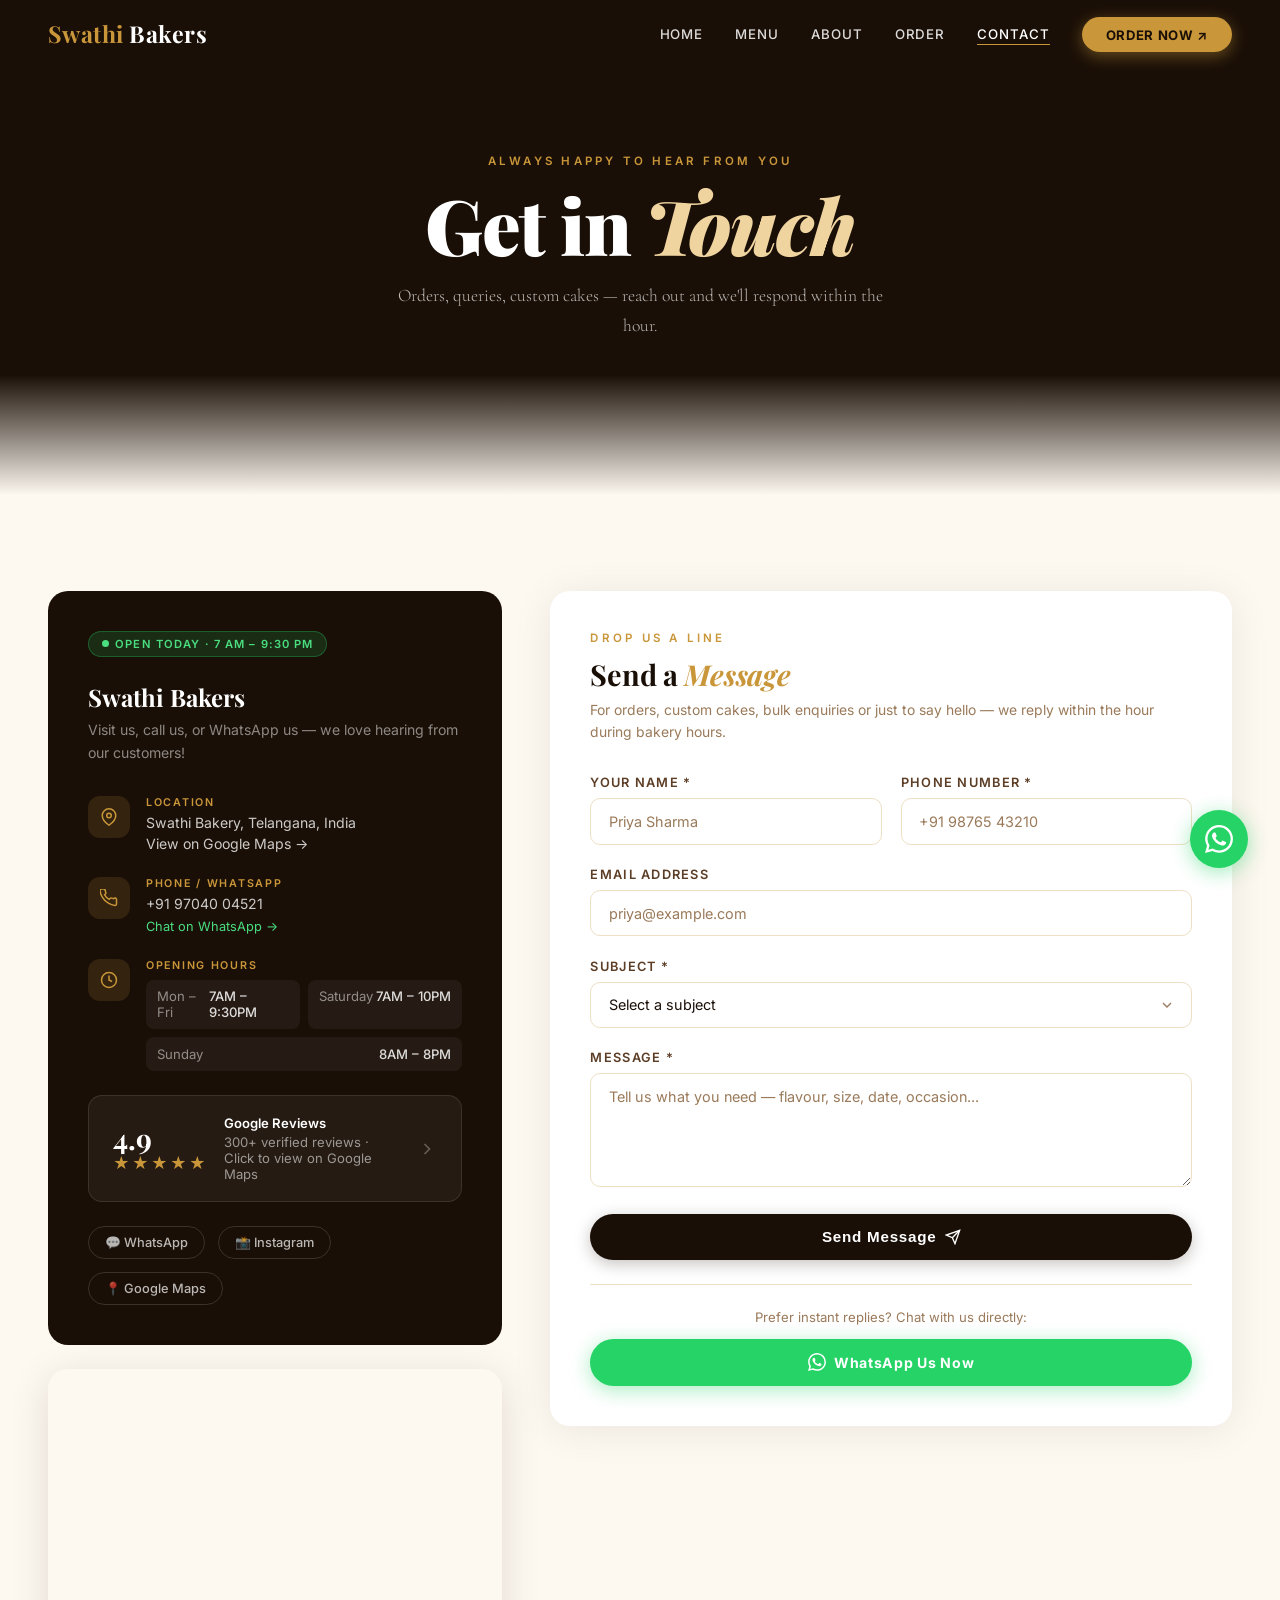
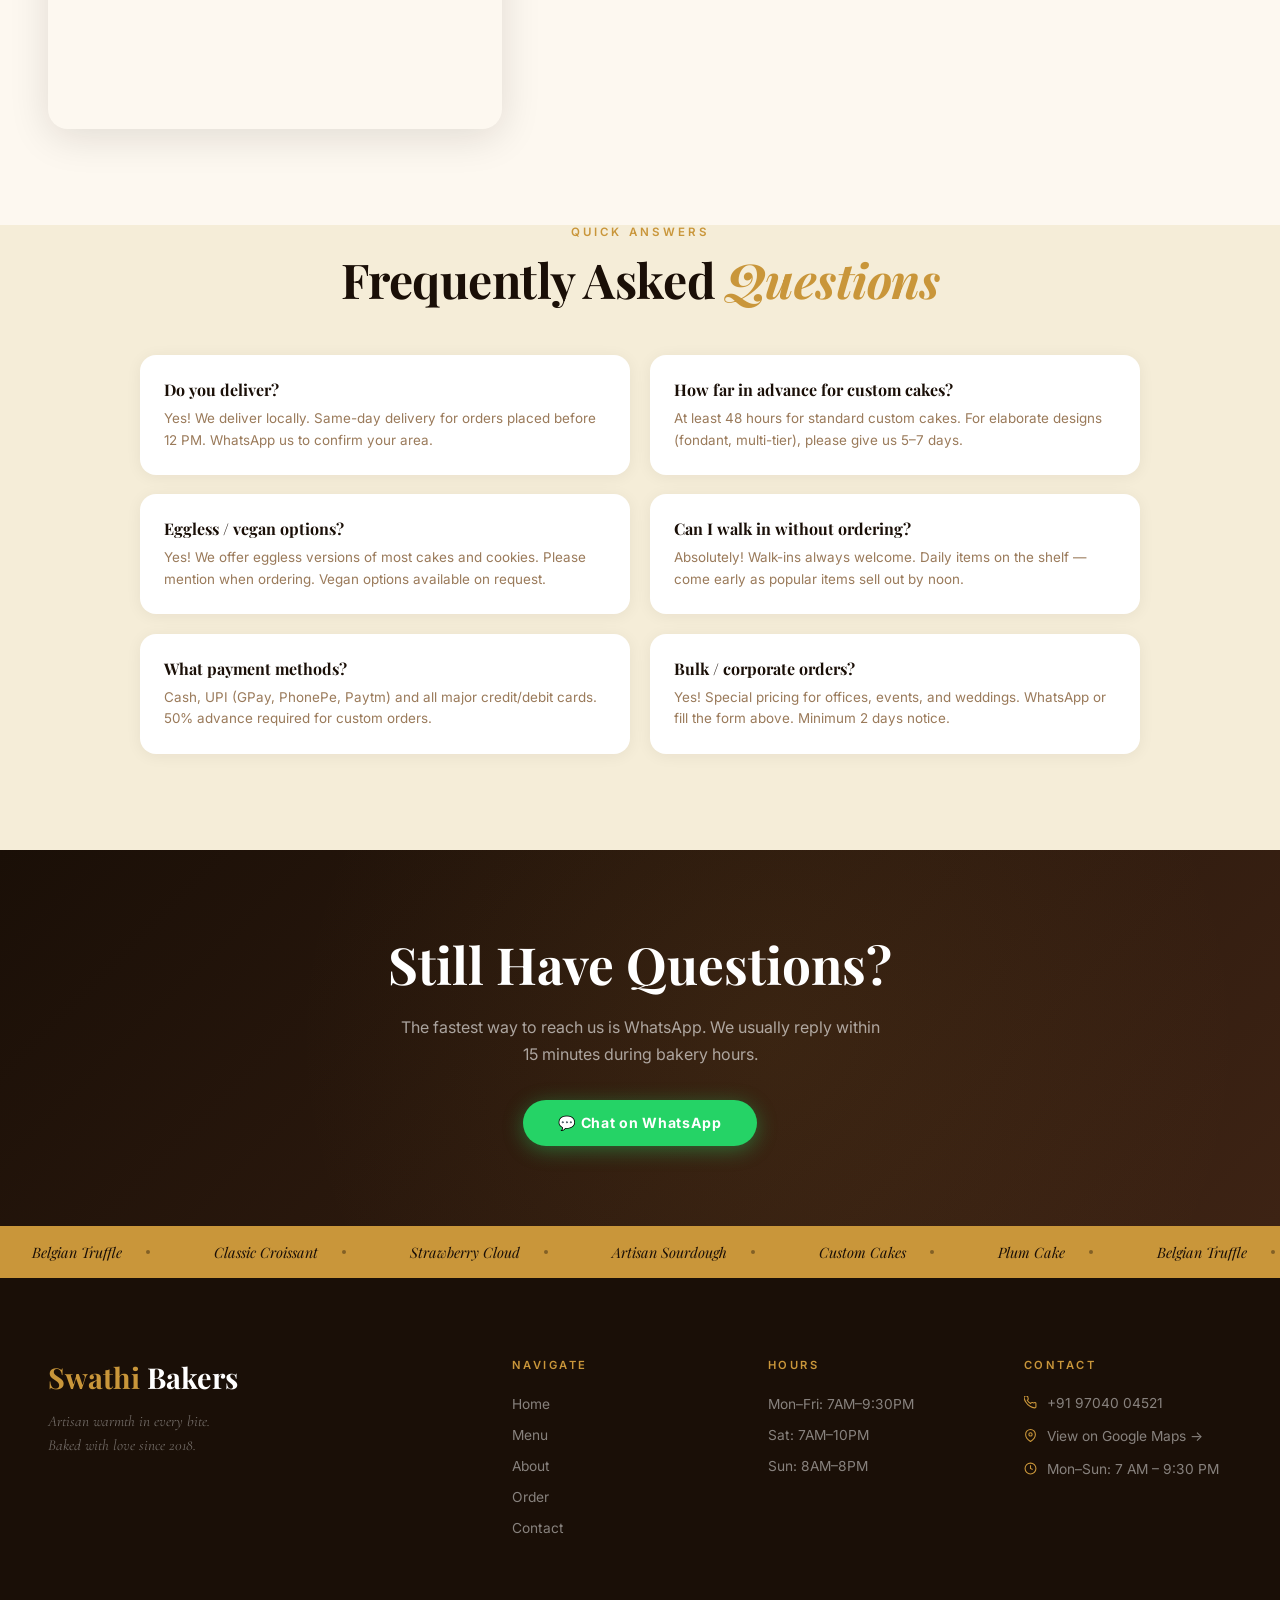
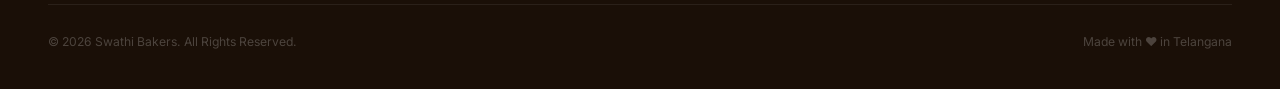
<file: contact.html>
<!DOCTYPE html>
<html lang="en">
<head>
<meta charset="UTF-8"/><meta name="viewport" content="width=device-width,initial-scale=1.0"/>
<title>Contact — Swathi Bakers</title>
<link rel="preconnect" href="https://fonts.googleapis.com"/>
<link rel="preconnect" href="https://fonts.gstatic.com" crossorigin/>
<link href="https://fonts.googleapis.com/css2?family=Playfair+Display:ital,wght@0,400;0,600;0,700;0,900;1,400;1,700&family=Inter:wght@300;400;500;600;700&family=Cormorant+Garamond:ital,wght@0,300;0,400;1,300;1,400&display=swap" rel="stylesheet"/>
<link rel="stylesheet" href="css/style.css"/>
<style>
@keyframes pulse{0%,100%{opacity:1}50%{opacity:.4}}
.open-dot{animation:pulse 2s infinite}
</style>
</head>
<body>

<nav id="navbar">
  <a class="nav-logo" href="index.html"><span>Swathi</span> Bakers</a>
  <ul class="nav-links" id="navLinks">
    <li><a href="index.html">Home</a></li>
    <li><a href="menu.html">Menu</a></li>
    <li><a href="about.html">About</a></li>
    <li><a href="order.html">Order</a></li>
    <li><a href="contact.html" class="active">Contact</a></li>
    <li><a class="nav-cta" href="https://web.whatsapp.com/send?phone=919704004521&text=Hello!" target="_blank">Order Now ↗</a></li>
  </ul>
  <button class="hamburger" id="hamburger" aria-label="Menu"><span></span><span></span><span></span></button>
</nav>

<div class="page-hero">
  <div class="page-hero-bg" style="background-image:url('https://images.unsplash.com/photo-1464305795204-6f5bbfc7fb81?w=1600&q=80')"></div>
  <div class="page-hero-overlay"></div>
  <div class="page-hero-bottom"></div>
  <div class="page-hero-content">
    <div class="page-hero-eyebrow hero-anim-1">Always Happy to Hear From You</div>
    <h1 class="page-hero-title hero-anim-2">Get in <em>Touch</em></h1>
    <p class="page-hero-sub hero-anim-3">Orders, queries, custom cakes — reach out and we'll respond within the hour.</p>
  </div>
</div>

<section class="section" style="background:var(--warm-white)">
  <div class="container contact-grid">

    <!-- LEFT: INFO + MAP -->
    <div>
      <div class="info-card reveal">
        <div class="open-badge" style="display:inline-flex;align-items:center;gap:.4rem;background:rgba(37,211,102,.15);border:1px solid rgba(37,211,102,.3);color:#4ade80;font-size:.7rem;font-weight:600;letter-spacing:.1em;text-transform:uppercase;padding:.3rem .8rem;border-radius:100px;margin-bottom:1.5rem">
          <div class="open-dot" style="width:7px;height:7px;border-radius:50%;background:#4ade80;flex-shrink:0"></div>
          Open Today · 7 AM – 9:30 PM
        </div>
        <h3>Swathi Bakers</h3>
        <p>Visit us, call us, or WhatsApp us — we love hearing from our customers!</p>

        <div class="detail-row">
          <div class="detail-icon">
            <svg width="18" height="18" viewBox="0 0 24 24" fill="none" stroke="#C9963A" stroke-width="2"><path d="M21 10c0 7-9 13-9 13s-9-6-9-13a9 9 0 0118 0z"/><circle cx="12" cy="10" r="3"/></svg>
          </div>
          <div>
            <div class="detail-label">Location</div>
            <a class="detail-val" href="https://www.google.com/maps/place/Swathi+Bakery/@17.1475427,78.2888934,17z/data=!3m1!4b1!4m6!3m5!1s0x3bcbc7f9ea4018f3:0x244b19e37c853988!8m2!3d17.1475427!4d78.2888934!16s%2Fg%2F11g6rkmlkd" target="_blank">Swathi Bakery, Telangana, India<br/>View on Google Maps →</a>
          </div>
        </div>

        <div class="detail-row">
          <div class="detail-icon">
            <svg width="18" height="18" viewBox="0 0 24 24" fill="none" stroke="#C9963A" stroke-width="2"><path d="M22 16.92v3a2 2 0 01-2.18 2 19.79 19.79 0 01-8.63-3.07A19.5 19.5 0 013.07 10.8 19.79 19.79 0 01.01 2.18 2 2 0 012 0h3a2 2 0 012 1.72c.127.96.361 1.903.7 2.81a2 2 0 01-.45 2.11L6.09 7.91a16 16 0 006 6l1.27-1.27a2 2 0 012.11-.45 12.84 12.84 0 002.81.7A2 2 0 0122 14v2.92z"/></svg>
          </div>
          <div>
            <div class="detail-label">Phone / WhatsApp</div>
            <a class="detail-val" href="tel:+919704004521">+91 97040 04521</a>
            <a class="detail-val" href="https://web.whatsapp.com/send?phone=919704004521" target="_blank" style="color:#4ade80;font-size:.8rem;margin-top:3px">Chat on WhatsApp →</a>
          </div>
        </div>

        <div class="detail-row">
          <div class="detail-icon">
            <svg width="18" height="18" viewBox="0 0 24 24" fill="none" stroke="#C9963A" stroke-width="2"><circle cx="12" cy="12" r="10"/><polyline points="12 6 12 12 16 14"/></svg>
          </div>
          <div>
            <div class="detail-label">Opening Hours</div>
            <div class="hours-grid" style="margin-top:.5rem">
              <div class="hours-row"><span class="hours-day">Mon – Fri</span><span class="hours-time">7AM – 9:30PM</span></div>
              <div class="hours-row"><span class="hours-day">Saturday</span><span class="hours-time">7AM – 10PM</span></div>
              <div class="hours-row" style="grid-column:span 2"><span class="hours-day">Sunday</span><span class="hours-time">8AM – 8PM</span></div>
            </div>
          </div>
        </div>

        <!-- Google Rating -->
        <a class="review-widget" href="https://www.google.com/maps/place/Swathi+Bakery/@17.1475427,78.2888934,17z/data=!3m1!4b1!4m6!3m5!1s0x3bcbc7f9ea4018f3:0x244b19e37c853988!8m2!3d17.1475427!4d78.2888934!16s%2Fg%2F11g6rkmlkd" target="_blank">
          <div><div class="review-rating">4.9</div><div class="review-stars">★★★★★</div></div>
          <div>
            <div style="font-size:.82rem;font-weight:600;color:#fff;margin-bottom:.2rem">Google Reviews</div>
            <div class="review-txt">300+ verified reviews · Click to view on Google Maps</div>
          </div>
          <svg style="margin-left:auto;flex-shrink:0" width="20" height="20" viewBox="0 0 24 24" fill="none" stroke="rgba(255,255,255,.3)" stroke-width="2"><polyline points="9 18 15 12 9 6"/></svg>
        </a>

        <div class="social-strip">
          <a href="https://web.whatsapp.com/send?phone=919704004521" target="_blank" class="social-pill">💬 WhatsApp</a>
          <a href="#" class="social-pill">📸 Instagram</a>
          <a href="https://www.google.com/maps/place/Swathi+Bakery/@17.1475427,78.2888934,17z/data=!3m1!4b1!4m6!3m5!1s0x3bcbc7f9ea4018f3:0x244b19e37c853988!8m2!3d17.1475427!4d78.2888934!16s%2Fg%2F11g6rkmlkd" target="_blank" class="social-pill">📍 Google Maps</a>
        </div>
      </div>

      <!-- CORRECT GOOGLE MAP EMBED — Swathi Bakery coordinates 17.1475427, 78.2888934 -->
      <div class="map-wrapper reveal" style="margin-top:1.5rem">
        <iframe
          src="https://www.google.com/maps/embed?pb=!1m18!1m12!1m3!1d3808.5!2d78.28889!3d17.14754!2m3!1f0!2f0!3f0!3m2!1i1024!2i768!4f13.1!3m3!1m2!1s0x3bcbc7f9ea4018f3%3A0x244b19e37c853988!2sSwathi%20Bakery!5e0!3m2!1sen!2sin!4v1720000000000!5m2!1sen!2sin"
          allowfullscreen="" loading="lazy" referrerpolicy="no-referrer-when-downgrade"
          title="Swathi Bakery Location">
        </iframe>
      </div>
    </div>

    <!-- RIGHT: CONTACT FORM -->
    <div class="form-card reveal-right">
      <div style="margin-bottom:2rem">
        <div class="section-eyebrow">Drop Us a Line</div>
        <h2 class="section-title" style="font-size:1.8rem">Send a <em>Message</em></h2>
        <p style="font-size:.87rem;color:var(--text-light);margin-top:.5rem;line-height:1.6">For orders, custom cakes, bulk enquiries or just to say hello — we reply within the hour during bakery hours.</p>
      </div>
      <form id="contactForm" onsubmit="handleSubmit(event)">
        <div class="form-row">
          <div class="form-group"><label>Your Name *</label><input type="text" class="form-input" placeholder="Priya Sharma" required/></div>
          <div class="form-group"><label>Phone Number *</label><input type="tel" class="form-input" placeholder="+91 98765 43210" required/></div>
        </div>
        <div class="form-group"><label>Email Address</label><input type="email" class="form-input" placeholder="priya@example.com"/></div>
        <div class="form-group">
          <label>Subject *</label>
          <select class="form-input" required>
            <option value="" disabled selected>Select a subject</option>
            <option>Custom Cake Enquiry</option>
            <option>Bulk / Corporate Order</option>
            <option>Delivery Question</option>
            <option>Feedback or Compliment</option>
            <option>Media / PR Enquiry</option>
            <option>Other</option>
          </select>
        </div>
        <div class="form-group"><label>Message *</label><textarea class="form-input" rows="5" placeholder="Tell us what you need — flavour, size, date, occasion..." required></textarea></div>
        <button type="submit" class="btn btn-dark" style="width:100%;justify-content:center;font-size:.95rem">
          Send Message
          <svg width="16" height="16" viewBox="0 0 24 24" fill="none" stroke="currentColor" stroke-width="2"><line x1="22" y1="2" x2="11" y2="13"/><polygon points="22 2 15 22 11 13 2 9 22 2"/></svg>
        </button>
      </form>
      <div id="formSuccess" style="display:none;background:rgba(37,211,102,.1);border:1px solid rgba(37,211,102,.3);border-radius:12px;padding:1.2rem;color:#166534;font-size:.9rem;margin-top:1rem;text-align:center">
        ✅ Thank you! Your message has been sent. We'll reply within the hour.
      </div>
      <div style="text-align:center;margin-top:1.5rem;padding-top:1.5rem;border-top:1px solid var(--cream-deep)">
        <p style="font-size:.82rem;color:var(--text-light);margin-bottom:.9rem">Prefer instant replies? Chat with us directly:</p>
        <a href="https://web.whatsapp.com/send?phone=919704004521&text=Hello%20Swathi%20Bakers!" target="_blank" class="btn btn-whatsapp" style="width:100%;justify-content:center">
          <svg width="18" height="18" viewBox="0 0 24 24" fill="currentColor"><path d="M17.472 14.382c-.297-.149-1.758-.867-2.03-.967-.273-.099-.471-.148-.67.15-.197.297-.767.966-.94 1.164-.173.199-.347.223-.644.075-.297-.15-1.255-.463-2.39-1.475-.883-.788-1.48-1.761-1.653-2.059-.173-.297-.018-.458.13-.606.134-.133.298-.347.446-.52.149-.174.198-.298.298-.497.099-.198.05-.371-.025-.52-.075-.149-.669-1.612-.916-2.207-.242-.579-.487-.5-.669-.51-.173-.008-.371-.01-.57-.01-.198 0-.52.074-.792.372-.272.297-1.04 1.016-1.04 2.479 0 1.462 1.065 2.875 1.213 3.074.149.198 2.096 3.2 5.077 4.487.709.306 1.262.489 1.694.625.712.227 1.36.195 1.871.118.571-.085 1.758-.719 2.006-1.413.248-.694.248-1.289.173-1.413-.074-.124-.272-.198-.57-.347m-5.421 7.403h-.004a9.87 9.87 0 01-5.031-1.378l-.361-.214-3.741.982.998-3.648-.235-.374a9.86 9.86 0 01-1.51-5.26c.001-5.45 4.436-9.884 9.888-9.884 2.64 0 5.122 1.03 6.988 2.898a9.825 9.825 0 012.893 6.994c-.003 5.45-4.437 9.884-9.885 9.884m8.413-18.297A11.815 11.815 0 0012.05 0C5.495 0 .16 5.335.157 11.892c0 2.096.547 4.142 1.588 5.945L.057 24l6.305-1.654a11.882 11.882 0 005.683 1.448h.005c6.554 0 11.89-5.335 11.893-11.893a11.821 11.821 0 00-3.48-8.413Z"/></svg>
          WhatsApp Us Now
        </a>
      </div>
    </div>
  </div>
</section>

<!-- FAQ -->
<section class="section" style="background:var(--cream);padding-top:0">
  <div class="container">
    <div style="text-align:center;margin-bottom:3rem" class="reveal">
      <div class="section-eyebrow">Quick Answers</div>
      <h2 class="section-title">Frequently Asked <em>Questions</em></h2>
    </div>
    <div class="faq-grid">
      <div class="faq-item reveal d1"><h4>Do you deliver?</h4><p>Yes! We deliver locally. Same-day delivery for orders placed before 12 PM. WhatsApp us to confirm your area.</p></div>
      <div class="faq-item reveal d2"><h4>How far in advance for custom cakes?</h4><p>At least 48 hours for standard custom cakes. For elaborate designs (fondant, multi-tier), please give us 5–7 days.</p></div>
      <div class="faq-item reveal d3"><h4>Eggless / vegan options?</h4><p>Yes! We offer eggless versions of most cakes and cookies. Please mention when ordering. Vegan options available on request.</p></div>
      <div class="faq-item reveal d4"><h4>Can I walk in without ordering?</h4><p>Absolutely! Walk-ins always welcome. Daily items on the shelf — come early as popular items sell out by noon.</p></div>
      <div class="faq-item reveal d1"><h4>What payment methods?</h4><p>Cash, UPI (GPay, PhonePe, Paytm) and all major credit/debit cards. 50% advance required for custom orders.</p></div>
      <div class="faq-item reveal d2"><h4>Bulk / corporate orders?</h4><p>Yes! Special pricing for offices, events, and weddings. WhatsApp or fill the form above. Minimum 2 days notice.</p></div>
    </div>
  </div>
</section>

<div class="cta-band">
  <div style="position:relative;z-index:1;text-align:center" class="reveal">
    <h2>Still Have Questions?</h2>
    <p>The fastest way to reach us is WhatsApp. We usually reply within 15 minutes during bakery hours.</p>
    <a href="https://web.whatsapp.com/send?phone=919704004521&text=Hello%20Swathi%20Bakers!" target="_blank" class="btn btn-whatsapp">💬 Chat on WhatsApp</a>
  </div>
</div>

<div class="marquee-strip"><div class="marquee-track">
  <div class="marquee-item">Belgian Truffle<div class="marquee-dot"></div></div><div class="marquee-item">Classic Croissant<div class="marquee-dot"></div></div><div class="marquee-item">Strawberry Cloud<div class="marquee-dot"></div></div><div class="marquee-item">Artisan Sourdough<div class="marquee-dot"></div></div><div class="marquee-item">Custom Cakes<div class="marquee-dot"></div></div><div class="marquee-item">Plum Cake<div class="marquee-dot"></div></div><div class="marquee-item">Belgian Truffle<div class="marquee-dot"></div></div><div class="marquee-item">Classic Croissant<div class="marquee-dot"></div></div><div class="marquee-item">Strawberry Cloud<div class="marquee-dot"></div></div><div class="marquee-item">Artisan Sourdough<div class="marquee-dot"></div></div><div class="marquee-item">Custom Cakes<div class="marquee-dot"></div></div><div class="marquee-item">Plum Cake<div class="marquee-dot"></div></div>
</div></div>

<footer>
  <div class="footer-grid">
    <div class="reveal">
      <span class="footer-logo"><span>Swathi</span> Bakers</span>
      <p class="footer-tagline">Artisan warmth in every bite.<br/>Baked with love since 2018.</p>
    </div>
    <div class="footer-col reveal d1"><h4>Navigate</h4><ul><li><a href="index.html">Home</a></li><li><a href="menu.html">Menu</a></li><li><a href="about.html">About</a></li><li><a href="order.html">Order</a></li><li><a href="contact.html">Contact</a></li></ul></div>
    <div class="footer-col reveal d2"><h4>Hours</h4><ul><li><a href="#">Mon–Fri: 7AM–9:30PM</a></li><li><a href="#">Sat: 7AM–10PM</a></li><li><a href="#">Sun: 8AM–8PM</a></li></ul></div>
    <div class="footer-col reveal d3"><h4>Contact</h4>
      <div class="footer-contact-row"><svg width="13" height="13" viewBox="0 0 24 24" fill="none" stroke="#C9963A" stroke-width="2" style="flex-shrink:0;margin-top:3px"><path d="M22 16.92v3a2 2 0 01-2.18 2 19.79 19.79 0 01-8.63-3.07A19.5 19.5 0 013.07 10.8 19.79 19.79 0 01.01 2.18 2 2 0 012 0h3a2 2 0 012 1.72c.127.96.361 1.903.7 2.81a2 2 0 01-.45 2.11L6.09 7.91a16 16 0 006 6l1.27-1.27a2 2 0 012.11-.45 12.84 12.84 0 002.81.7A2 2 0 0122 14v2.92z"/></svg><a href="tel:+919704004521">+91 97040 04521</a></div>
      <div class="footer-contact-row"><svg width="13" height="13" viewBox="0 0 24 24" fill="none" stroke="#C9963A" stroke-width="2" style="flex-shrink:0;margin-top:3px"><path d="M21 10c0 7-9 13-9 13s-9-6-9-13a9 9 0 0118 0z"/><circle cx="12" cy="10" r="3"/></svg><a href="https://www.google.com/maps/place/Swathi+Bakery/@17.1475427,78.2888934,17z/data=!3m1!4b1!4m6!3m5!1s0x3bcbc7f9ea4018f3:0x244b19e37c853988!8m2!3d17.1475427!4d78.2888934!16s%2Fg%2F11g6rkmlkd" target="_blank">View on Google Maps →</a></div>
      <div class="footer-contact-row"><svg width="13" height="13" viewBox="0 0 24 24" fill="none" stroke="#C9963A" stroke-width="2" style="flex-shrink:0;margin-top:3px"><circle cx="12" cy="12" r="10"/><polyline points="12 6 12 12 16 14"/></svg><span>Mon–Sun: 7 AM – 9:30 PM</span></div>
    </div>
  </div>
  <hr class="footer-hr"/>
  <div class="footer-bottom"><span>© 2026 Swathi Bakers. All Rights Reserved.</span><span>Made with ♥ in Telangana</span></div>
</footer>

<a class="wa-float" href="https://web.whatsapp.com/send?phone=919704004521&text=Hello!" target="_blank" title="Order on WhatsApp">
  <svg viewBox="0 0 24 24" fill="white"><path d="M17.472 14.382c-.297-.149-1.758-.867-2.03-.967-.273-.099-.471-.148-.67.15-.197.297-.767.966-.94 1.164-.173.199-.347.223-.644.075-.297-.15-1.255-.463-2.39-1.475-.883-.788-1.48-1.761-1.653-2.059-.173-.297-.018-.458.13-.606.134-.133.298-.347.446-.52.149-.174.198-.298.298-.497.099-.198.05-.371-.025-.52-.075-.149-.669-1.612-.916-2.207-.242-.579-.487-.5-.669-.51-.173-.008-.371-.01-.57-.01-.198 0-.52.074-.792.372-.272.297-1.04 1.016-1.04 2.479 0 1.462 1.065 2.875 1.213 3.074.149.198 2.096 3.2 5.077 4.487.709.306 1.262.489 1.694.625.712.227 1.36.195 1.871.118.571-.085 1.758-.719 2.006-1.413.248-.694.248-1.289.173-1.413-.074-.124-.272-.198-.57-.347m-5.421 7.403h-.004a9.87 9.87 0 01-5.031-1.378l-.361-.214-3.741.982.998-3.648-.235-.374a9.86 9.86 0 01-1.51-5.26c.001-5.45 4.436-9.884 9.888-9.884 2.64 0 5.122 1.03 6.988 2.898a9.825 9.825 0 012.893 6.994c-.003 5.45-4.437 9.884-9.885 9.884m8.413-18.297A11.815 11.815 0 0012.05 0C5.495 0 .16 5.335.157 11.892c0 2.096.547 4.142 1.588 5.945L.057 24l6.305-1.654a11.882 11.882 0 005.683 1.448h.005c6.554 0 11.89-5.335 11.893-11.893a11.821 11.821 0 00-3.48-8.413Z"/></svg>
</a>

<script src="js/nav.js"></script>
<script>
function handleSubmit(e) {
  e.preventDefault();
  document.getElementById('formSuccess').style.display = 'block';
  e.target.reset();
  setTimeout(() => { document.getElementById('formSuccess').style.display = 'none'; }, 6000);
}
</script>
</body>
</html>
</file>
<file: css/style.css>
/* ─── RESET ─── */
*, *::before, *::after { box-sizing: border-box; margin: 0; padding: 0; }

:root {
  --espresso: #1A0F07;
  --espresso-mid: #2C1A0E;
  --espresso-light: #3D2314;
  --gold: #C9963A;
  --gold-light: #E8B85A;
  --gold-pale: #F0D4A0;
  --cream: #F5EDD8;
  --cream-deep: #EDE0C4;
  --blush: #E8C4A0;
  --warm-white: #FDF8F0;
  --text-dark: #1A0F07;
  --text-mid: #5C3D25;
  --text-light: #9A7A5A;
  --r: 20px;
}

html { scroll-behavior: smooth; font-size: 16px; }
body { font-family: 'Inter', sans-serif; background: var(--warm-white); color: var(--text-dark); overflow-x: hidden; }

/* ─── NAV ─── */
nav {
  position: fixed; top: 0; left: 0; right: 0; z-index: 200;
  display: flex; align-items: center; justify-content: space-between;
  padding: 1.1rem 3rem;
  transition: background 0.4s, backdrop-filter 0.4s, box-shadow 0.4s, padding 0.3s;
}
nav.scrolled {
  background: rgba(26,15,7,0.96);
  backdrop-filter: blur(20px);
  box-shadow: 0 2px 40px rgba(0,0,0,0.4);
  padding: 0.8rem 3rem;
}
.nav-logo { font-family: 'Playfair Display', serif; font-size: 1.45rem; font-weight: 700; color: #fff; text-decoration: none; letter-spacing: 0.02em; }
.nav-logo span { color: var(--gold); }
.nav-links { display: flex; gap: 2rem; list-style: none; align-items: center; }
.nav-links a { color: rgba(255,255,255,0.85); text-decoration: none; font-size: 0.83rem; font-weight: 500; letter-spacing: 0.07em; text-transform: uppercase; transition: color 0.3s; position: relative; }
.nav-links a::after { content:''; position:absolute; bottom:-3px; left:0; right:0; height:1px; background:var(--gold); transform:scaleX(0); transition:transform 0.3s; transform-origin:left; }
.nav-links a:hover, .nav-links a.active { color: #fff; }
.nav-links a:hover::after, .nav-links a.active::after { transform: scaleX(1); }
.nav-cta {
  background: var(--gold) !important;
  color: var(--espresso) !important;
  padding: 0.6rem 1.5rem !important;
  border-radius: 100px !important;
  font-weight: 700 !important;
  font-size: 0.82rem !important;
  letter-spacing: 0.05em !important;
  box-shadow: 0 4px 16px rgba(201,150,58,0.45) !important;
  transition: background 0.3s, transform 0.2s, box-shadow 0.3s !important;
}
.nav-cta::after { display: none !important; }
.nav-cta:hover { background: var(--gold-light) !important; transform: translateY(-1px) !important; }
.hamburger { display: none; flex-direction: column; gap: 5px; cursor: pointer; background: none; border: none; padding: 4px; }
.hamburger span { display: block; width: 24px; height: 2px; background: #fff; border-radius: 2px; transition: all 0.3s; }

/* ─── PAGE HERO ─── */
.page-hero { position: relative; height: 55vh; min-height: 420px; display: flex; align-items: center; justify-content: center; text-align: center; overflow: hidden; background: var(--espresso); }
.page-hero-bg { position: absolute; inset: 0; background-size: cover; background-position: center; filter: brightness(0.28) saturate(0.7); }
.page-hero-overlay { position: absolute; inset: 0; background: radial-gradient(ellipse at center, transparent 30%, rgba(26,15,7,0.7) 100%); }
.page-hero-bottom { position: absolute; bottom: 0; left: 0; right: 0; height: 120px; background: linear-gradient(to bottom, transparent, var(--warm-white)); }
.page-hero-content { position: relative; z-index: 2; padding: 2rem; }
.page-hero-eyebrow { font-size: 0.72rem; font-weight: 600; letter-spacing: 0.28em; text-transform: uppercase; color: var(--gold); margin-bottom: 1rem; }
.page-hero-title { font-family: 'Playfair Display', serif; font-size: clamp(2.4rem, 6vw, 5rem); font-weight: 900; color: #fff; line-height: 1.05; letter-spacing: -0.02em; }
.page-hero-title em { font-style: italic; color: var(--gold-pale); }
.page-hero-sub { font-family: 'Cormorant Garamond', serif; font-size: 1.1rem; font-weight: 300; color: rgba(255,255,255,0.7); margin-top: 1rem; max-width: 500px; margin-left: auto; margin-right: auto; line-height: 1.7; }

/* ─── SECTIONS ─── */
.section { padding: 6rem 3rem; }
.container { max-width: 1200px; margin: 0 auto; }
.section-eyebrow { font-size: 0.72rem; font-weight: 600; letter-spacing: 0.28em; text-transform: uppercase; color: var(--gold); margin-bottom: 0.8rem; }
.section-title { font-family: 'Playfair Display', serif; font-size: clamp(2rem, 4vw, 3rem); font-weight: 700; color: var(--text-dark); line-height: 1.15; letter-spacing: -0.01em; }
.section-title em { font-style: italic; color: var(--gold); }
.section-title--white { color: #fff; }
.section-title--white em { color: var(--gold-pale); }

/* ─── BUTTONS — ALL HIGH CONTRAST ─── */
.btn {
  display: inline-flex; align-items: center; gap: 0.5rem;
  padding: 0.9rem 2.2rem; border-radius: 100px;
  font-weight: 700; font-size: 0.88rem; letter-spacing: 0.05em;
  text-decoration: none; transition: all 0.3s; cursor: pointer;
  border: none; white-space: nowrap;
}

/* Gold — espresso text, fully visible on dark & light */
.btn-gold {
  background: var(--gold);
  color: var(--espresso);
  box-shadow: 0 4px 20px rgba(201,150,58,0.4);
}
.btn-gold:hover {
  background: var(--gold-light);
  color: var(--espresso);
  transform: translateY(-2px);
  box-shadow: 0 8px 30px rgba(201,150,58,0.55);
}

/* White — solid white bg, espresso text — always visible on dark backgrounds */
.btn-white {
  background: #ffffff;
  color: var(--espresso);
  box-shadow: 0 4px 20px rgba(0,0,0,0.18);
}
.btn-white:hover {
  background: var(--gold-pale);
  color: var(--espresso);
  transform: translateY(-2px);
  box-shadow: 0 8px 28px rgba(0,0,0,0.22);
}

/* Dark — espresso bg, white text — visible on light backgrounds */
.btn-dark {
  background: var(--espresso);
  color: #ffffff;
  box-shadow: 0 4px 16px rgba(26,15,7,0.25);
}
.btn-dark:hover {
  background: var(--espresso-light);
  color: #ffffff;
  transform: translateY(-2px);
  box-shadow: 0 8px 24px rgba(26,15,7,0.35);
}

/* Outline Gold — visible on light/white backgrounds */
.btn-outline-gold {
  border: 2px solid var(--gold);
  color: var(--espresso);
  background: rgba(201,150,58,0.08);
  font-weight: 700;
}
.btn-outline-gold:hover {
  background: var(--gold);
  color: var(--espresso);
  transform: translateY(-2px);
}

/* Outline Dark — visible on light backgrounds */
.btn-outline-dark {
  border: 2px solid var(--espresso);
  color: var(--espresso);
  background: transparent;
  font-weight: 700;
}
.btn-outline-dark:hover {
  background: var(--espresso);
  color: #ffffff;
  transform: translateY(-2px);
}

/* WhatsApp green */
.btn-whatsapp {
  background: #25D366;
  color: #ffffff;
  box-shadow: 0 4px 20px rgba(37,211,102,0.4);
  font-weight: 700;
}
.btn-whatsapp:hover {
  background: #1aaf55;
  color: #ffffff;
  transform: translateY(-2px);
  box-shadow: 0 8px 28px rgba(37,211,102,0.5);
}

/* ─── REVEAL ANIMATIONS ─── */
.reveal { opacity: 0; transform: translateY(50px); transition: opacity 0.9s cubic-bezier(0.16,1,0.3,1), transform 0.9s cubic-bezier(0.16,1,0.3,1); }
.reveal.visible { opacity: 1; transform: translateY(0); }
.reveal-left { opacity: 0; transform: translateX(-60px); transition: opacity 0.9s cubic-bezier(0.16,1,0.3,1), transform 0.9s cubic-bezier(0.16,1,0.3,1); }
.reveal-left.visible { opacity: 1; transform: translateX(0); }
.reveal-right { opacity: 0; transform: translateX(60px); transition: opacity 0.9s cubic-bezier(0.16,1,0.3,1), transform 0.9s cubic-bezier(0.16,1,0.3,1); }
.reveal-right.visible { opacity: 1; transform: translateX(0); }
.reveal-scale { opacity: 0; transform: scale(0.88); transition: opacity 0.8s cubic-bezier(0.16,1,0.3,1), transform 0.8s cubic-bezier(0.16,1,0.3,1); }
.reveal-scale.visible { opacity: 1; transform: scale(1); }
.d1 { transition-delay: 0.1s !important; }
.d2 { transition-delay: 0.2s !important; }
.d3 { transition-delay: 0.3s !important; }
.d4 { transition-delay: 0.4s !important; }
.d5 { transition-delay: 0.5s !important; }

/* ─── MARQUEE ─── */
.marquee-strip { background: var(--gold); padding: 1rem 0; overflow: hidden; display: flex; }
.marquee-track { display: flex; animation: marquee 25s linear infinite; white-space: nowrap; }
.marquee-item { font-family: 'Playfair Display', serif; font-size: 0.9rem; font-style: italic; color: var(--espresso); padding: 0 2rem; display: flex; align-items: center; gap: 1.5rem; }
.marquee-dot { width: 4px; height: 4px; border-radius: 50%; background: var(--espresso); opacity: 0.4; }

/* ─── STATS ─── */
.stats-bar { background: var(--espresso); padding: 2.5rem 3rem; display: flex; justify-content: center; gap: 5rem; flex-wrap: wrap; border-top: 1px solid rgba(201,150,58,0.12); }
.stat-num { font-family: 'Playfair Display', serif; font-size: 2.8rem; font-weight: 700; color: var(--gold); line-height: 1; }
.stat-label { font-size: 0.73rem; font-weight: 500; letter-spacing: 0.14em; text-transform: uppercase; color: rgba(255,255,255,0.4); margin-top: 0.4rem; }

/* ─── PRODUCT CARD ─── */
.card { background: #fff; border-radius: var(--r); overflow: hidden; box-shadow: 0 2px 24px rgba(26,15,7,0.07); transition: transform 0.4s cubic-bezier(0.175,0.885,0.32,1.275), box-shadow 0.4s; cursor: pointer; position: relative; }
.card:hover { transform: translateY(-12px); box-shadow: 0 24px 60px rgba(26,15,7,0.16); }
.card-badge { position: absolute; top: 1rem; left: 1rem; z-index: 2; background: var(--gold); color: var(--espresso); font-size: 0.65rem; font-weight: 700; letter-spacing: 0.12em; text-transform: uppercase; padding: 0.28rem 0.75rem; border-radius: 100px; }
.card-img { height: 240px; overflow: hidden; position: relative; background: #eee; }
.card-img img { width: 100%; height: 100%; object-fit: cover; transition: transform 0.6s ease; }
.card:hover .card-img img { transform: scale(1.08); }
.card-img-overlay { position: absolute; inset: 0; background: linear-gradient(to top, rgba(26,15,7,0.3), transparent 60%); }
.card-body { padding: 1.5rem; }
.card-name { font-family: 'Playfair Display', serif; font-size: 1.2rem; font-weight: 700; color: var(--text-dark); margin-bottom: 0.4rem; }
.card-desc { font-size: 0.85rem; color: var(--text-light); line-height: 1.6; margin-bottom: 1.1rem; }
.card-footer { display: flex; justify-content: space-between; align-items: center; }
.card-price { font-family: 'Playfair Display', serif; font-size: 1.3rem; font-weight: 700; color: var(--text-dark); }
.card-btn { background: var(--espresso); color: #fff; border: none; padding: 0.5rem 1.2rem; border-radius: 100px; font-size: 0.8rem; font-weight: 600; cursor: pointer; text-decoration: none; transition: background 0.3s; }
.card-btn:hover { background: var(--gold); color: var(--espresso); }

/* ─── GRID LAYOUTS ─── */
.grid-3 { display: grid; grid-template-columns: repeat(3, 1fr); gap: 1.8rem; }
.grid-4 { display: grid; grid-template-columns: repeat(4, 1fr); gap: 1.5rem; }
.grid-2 { display: grid; grid-template-columns: 1fr 1fr; gap: 3rem; align-items: center; }

/* ─── MENU IMAGE CARDS ─── */
.menu-img-card { border-radius: 20px; overflow: hidden; position: relative; cursor: pointer; box-shadow: 0 4px 30px rgba(26,15,7,0.1); }
.menu-img-card img { width: 100%; height: 320px; object-fit: cover; transition: transform 0.6s ease; display: block; }
.menu-img-card:hover img { transform: scale(1.07); }
.menu-img-overlay { position: absolute; inset: 0; background: linear-gradient(to top, rgba(26,15,7,0.78) 0%, transparent 55%); }
.menu-img-label { position: absolute; bottom: 1.4rem; left: 1.4rem; right: 1.4rem; }
.menu-img-label h3 { font-family: 'Playfair Display', serif; font-size: 1.3rem; font-weight: 700; color: #fff; margin-bottom: 0.2rem; }
.menu-img-label p { font-size: 0.8rem; color: rgba(255,255,255,0.75); }
.menu-img-label .price { font-family: 'Playfair Display', serif; font-size: 1.1rem; color: var(--gold-pale); font-weight: 700; margin-top: 0.5rem; }
.menu-img-badge { position: absolute; top: 0.9rem; right: 0.9rem; background: var(--gold); color: var(--espresso); font-size: 0.62rem; font-weight: 700; letter-spacing: 0.1em; text-transform: uppercase; padding: 0.25rem 0.7rem; border-radius: 100px; }

/* ─── STORY SPLIT ─── */
.story-imgs { position: relative; height: 580px; }
.story-main { position: absolute; width: 76%; height: 76%; top: 0; left: 0; border-radius: 20px; overflow: hidden; box-shadow: 0 20px 60px rgba(0,0,0,0.22); }
.story-main img { width: 100%; height: 100%; object-fit: cover; }
.story-secondary { position: absolute; width: 48%; height: 45%; bottom: 0; right: 0; border-radius: 16px; overflow: hidden; border: 5px solid var(--warm-white); box-shadow: 0 10px 40px rgba(0,0,0,0.18); }
.story-secondary img { width: 100%; height: 100%; object-fit: cover; }
.story-badge { position: absolute; bottom: 44%; right: 22%; background: var(--gold); color: var(--espresso); width: 88px; height: 88px; border-radius: 50%; display: flex; flex-direction: column; align-items: center; justify-content: center; box-shadow: 0 8px 28px rgba(201,150,58,0.45); z-index: 3; text-align: center; }
.story-badge b { font-family: 'Playfair Display', serif; font-size: 1.6rem; font-weight: 700; line-height: 1; }
.story-badge small { font-size: 0.5rem; font-weight: 600; letter-spacing: 0.1em; text-transform: uppercase; line-height: 1.3; }
.check-list { list-style: none; margin-bottom: 2rem; }
.check-list li { display: flex; align-items: center; gap: 0.75rem; font-size: 0.88rem; color: var(--text-mid); padding: 0.5rem 0; border-bottom: 1px solid rgba(26,15,7,0.06); }
.check-list li::before { content: '✦'; color: var(--gold); font-size: 0.7rem; flex-shrink: 0; }
.check-list--white li { color: rgba(255,255,255,0.75); border-bottom-color: rgba(255,255,255,0.07); }

/* ─── PARALLAX QUOTE ─── */
.parallax-quote { position: relative; padding: 8rem 2rem; text-align: center; overflow: hidden; }
.parallax-quote-bg { position: absolute; inset: 0; background: url('https://images.unsplash.com/photo-1558618666-fcd25c85cd64?w=1600&q=80') center/cover fixed; filter: brightness(0.22) saturate(0.6); }
.parallax-quote-overlay { position: absolute; inset: 0; background: rgba(26,15,7,0.55); }
.parallax-quote-content { position: relative; z-index: 1; }
.parallax-quote blockquote { font-family: 'Playfair Display', serif; font-size: clamp(1.6rem, 4vw, 3rem); font-style: italic; color: #fff; line-height: 1.4; max-width: 800px; margin: 0 auto 1rem; }
.parallax-quote cite { font-size: 0.8rem; letter-spacing: 0.2em; text-transform: uppercase; color: var(--gold); }

/* ─── GALLERY ─── */
.gallery-grid { display: grid; grid-template-columns: repeat(4,1fr); grid-template-rows: repeat(2,200px); gap: 12px; max-width: 1200px; margin: 0 auto; }
.gallery-item { border-radius: 14px; overflow: hidden; cursor: pointer; position: relative; }
.gallery-item img { width: 100%; height: 100%; object-fit: cover; transition: transform 0.5s ease; }
.gallery-item:hover img { transform: scale(1.08); }
.gallery-item:nth-child(1) { grid-column: span 2; grid-row: span 2; }
.gallery-overlay { position: absolute; inset: 0; background: rgba(26,15,7,0); transition: background 0.3s; }
.gallery-item:hover .gallery-overlay { background: rgba(26,15,7,0.22); }

/* ─── PROCESS ─── */
.process-step { text-align: center; padding: 2rem 1rem; }
.process-num { font-family: 'Playfair Display', serif; font-size: 3.5rem; font-weight: 900; color: var(--gold); opacity: 0.2; line-height: 1; margin-bottom: -0.5rem; }
.process-icon { font-size: 2rem; margin-bottom: 0.8rem; }
.process-step h3 { font-family: 'Playfair Display', serif; font-size: 1.1rem; font-weight: 700; color: var(--text-dark); margin-bottom: 0.5rem; }
.process-step p { font-size: 0.84rem; color: var(--text-light); line-height: 1.65; max-width: 200px; margin: 0 auto; }

/* ─── TESTIMONIALS ─── */
.testi-card { background: #fff; border-radius: var(--r); padding: 2rem; box-shadow: 0 2px 20px rgba(26,15,7,0.06); position: relative; transition: transform 0.3s, box-shadow 0.3s; }
.testi-card:hover { transform: translateY(-5px); box-shadow: 0 14px 40px rgba(26,15,7,0.11); }
.testi-quote { font-family: 'Playfair Display', serif; font-size: 5rem; line-height: 0.7; color: var(--gold); opacity: 0.18; position: absolute; top: 1rem; right: 1.5rem; }
.testi-stars { display: flex; gap: 3px; margin-bottom: 0.8rem; color: var(--gold); font-size: 0.85rem; }
.testi-text { font-family: 'Cormorant Garamond', serif; font-size: 1.05rem; font-style: italic; color: var(--text-mid); line-height: 1.75; margin-bottom: 1.4rem; }
.testi-author { display: flex; align-items: center; gap: 0.75rem; }
.testi-avatar { width: 40px; height: 40px; border-radius: 50%; background: linear-gradient(135deg, var(--gold), var(--blush)); display: flex; align-items: center; justify-content: center; font-family: 'Playfair Display', serif; font-weight: 700; color: var(--espresso); font-size: 0.95rem; flex-shrink: 0; }
.testi-name { font-weight: 600; font-size: 0.88rem; color: var(--text-dark); }
.testi-role { font-size: 0.73rem; color: var(--text-light); }

/* ─── CTA BAND ─── */
.cta-band { background: linear-gradient(135deg, var(--espresso), var(--espresso-light)); padding: 5rem 3rem; text-align: center; position: relative; overflow: hidden; }
.cta-band::before { content: ''; position: absolute; inset: 0; background: radial-gradient(circle at 60% 50%, rgba(201,150,58,0.08), transparent 60%); }
.cta-band h2 { font-family: 'Playfair Display', serif; font-size: clamp(2rem, 4vw, 3.2rem); color: #fff; font-weight: 700; margin-bottom: 1rem; }
.cta-band p { color: rgba(255,255,255,0.6); font-size: 1rem; max-width: 480px; margin: 0 auto 2rem; line-height: 1.7; }
.cta-band-actions { display: flex; gap: 1rem; justify-content: center; flex-wrap: wrap; position: relative; z-index: 1; }

/* ─── FEATURE STRIP ─── */
.feature-strip { background: #fff; border-bottom: 1px solid rgba(26,15,7,0.06); }
.feature-strip-inner { display: flex; justify-content: center; flex-wrap: wrap; gap: 0; max-width: 1200px; margin: 0 auto; }
.feature-item { display: flex; align-items: center; gap: 0.9rem; padding: 1.8rem 2.5rem; border-right: 1px solid rgba(26,15,7,0.07); flex: 1; min-width: 200px; }
.feature-item:last-child { border-right: none; }
.feature-icon { width: 44px; height: 44px; border-radius: 12px; background: linear-gradient(135deg,rgba(201,150,58,0.14),rgba(232,196,160,0.2)); display: flex; align-items: center; justify-content: center; font-size: 1.3rem; flex-shrink: 0; }
.feature-item h4 { font-family: 'Playfair Display', serif; font-size: 0.95rem; font-weight: 700; color: var(--text-dark); margin-bottom: 0.15rem; }
.feature-item p { font-size: 0.77rem; color: var(--text-light); }

/* ─── MENU PAGE ─── */
.category-nav { display: flex; gap: 0.6rem; flex-wrap: wrap; padding: 1.2rem 3rem; background: var(--warm-white); border-bottom: 1px solid rgba(26,15,7,0.07); position: sticky; top: 70px; z-index: 50; }
.cat-btn { background: #fff; border: 1.5px solid var(--cream-deep); padding: 0.55rem 1.2rem; border-radius: 100px; font-size: 0.82rem; font-weight: 600; cursor: pointer; transition: all 0.25s; color: var(--text-dark); }
.cat-btn.active, .cat-btn:hover { background: var(--espresso); color: #fff; border-color: var(--espresso); }
.cat-section { margin-bottom: 4rem; }
.cat-section-header { display: flex; align-items: center; gap: 1rem; margin-bottom: 2rem; padding-bottom: 0.8rem; border-bottom: 2px solid var(--cream-deep); }
.cat-section-header span { font-size: 1.6rem; }
.cat-section-header h2 { font-family: 'Playfair Display', serif; font-size: 1.8rem; font-weight: 700; color: var(--text-dark); }
.item-grid { display: grid; grid-template-columns: repeat(auto-fill, minmax(280px,1fr)); gap: 1.5rem; }
.item-card { background: #fff; border-radius: 16px; overflow: hidden; box-shadow: 0 2px 20px rgba(26,15,7,0.07); display: flex; flex-direction: column; transition: transform 0.35s cubic-bezier(0.175,0.885,0.32,1.275), box-shadow 0.35s; }
.item-card:hover { transform: translateY(-8px); box-shadow: 0 18px 50px rgba(26,15,7,0.14); }
.item-img { height: 190px; overflow: hidden; position: relative; background: #f0e8d8; }
.item-img img { width: 100%; height: 100%; object-fit: cover; transition: transform 0.5s; }
.item-card:hover .item-img img { transform: scale(1.07); }
.item-badge { position: absolute; top: 0.75rem; left: 0.75rem; background: var(--gold); color: var(--espresso); font-size: 0.6rem; font-weight: 700; letter-spacing: 0.1em; text-transform: uppercase; padding: 0.22rem 0.65rem; border-radius: 100px; }
.item-body { padding: 1.2rem; flex: 1; display: flex; flex-direction: column; }
.item-name { font-family: 'Playfair Display', serif; font-size: 1.05rem; font-weight: 700; color: var(--text-dark); margin-bottom: 0.3rem; }
.item-desc { font-size: 0.8rem; color: var(--text-light); line-height: 1.55; flex: 1; margin-bottom: 0.9rem; }
.item-footer { display: flex; justify-content: space-between; align-items: center; }
.item-price { font-family: 'Playfair Display', serif; font-size: 1.1rem; font-weight: 700; color: var(--espresso); }
.item-order { background: var(--espresso); color: #fff; border: none; padding: 0.48rem 1.1rem; border-radius: 100px; font-size: 0.78rem; font-weight: 600; cursor: pointer; text-decoration: none; transition: background 0.25s; }
.item-order:hover { background: var(--gold); color: var(--espresso); }
.veg-dot { display: inline-block; width: 10px; height: 10px; border-radius: 50%; border: 1.5px solid green; position: relative; margin-right: 0.3rem; vertical-align: middle; }
.veg-dot::after { content: ''; position: absolute; top: 50%; left: 50%; transform: translate(-50%,-50%); width: 5px; height: 5px; border-radius: 50%; background: green; }
.custom-banner { background: linear-gradient(135deg, var(--espresso), var(--espresso-light)); border-radius: 20px; padding: 3rem; display: grid; grid-template-columns: 1fr auto; gap: 2rem; align-items: center; margin-bottom: 4rem; }
.custom-banner h3 { font-family: 'Playfair Display', serif; font-size: 1.8rem; font-weight: 700; color: #fff; margin-bottom: 0.6rem; }
.custom-banner p { color: rgba(255,255,255,0.65); font-size: 0.9rem; max-width: 480px; line-height: 1.65; }
.custom-banner-btns { display: flex; flex-direction: column; gap: 0.8rem; flex-shrink: 0; }

/* ─── FORM ─── */
.form-group { margin-bottom: 1.4rem; }
.form-group label { display: block; font-size: 0.8rem; font-weight: 600; letter-spacing: 0.1em; text-transform: uppercase; color: var(--text-mid); margin-bottom: 0.5rem; }
.form-input { width: 100%; padding: 0.85rem 1.1rem; border: 1.5px solid var(--cream-deep); border-radius: 10px; font-family: 'Inter', sans-serif; font-size: 0.9rem; color: var(--text-dark); background: #fff; transition: border-color 0.3s, box-shadow 0.3s; outline: none; }
.form-input:focus { border-color: var(--gold); box-shadow: 0 0 0 3px rgba(201,150,58,0.12); }
.form-input::placeholder { color: var(--text-light); }
select.form-input { appearance: none; background-image: url("data:image/svg+xml,%3Csvg xmlns='http://www.w3.org/2000/svg' width='16' height='16' viewBox='0 0 24 24' fill='none' stroke='%239A7A5A' stroke-width='2'%3E%3Cpolyline points='6 9 12 15 18 9'/%3E%3C/svg%3E"); background-repeat: no-repeat; background-position: right 1rem center; padding-right: 2.5rem; }
textarea.form-input { resize: vertical; min-height: 110px; }
.form-row { display: grid; grid-template-columns: 1fr 1fr; gap: 1.2rem; }
.form-section-title { font-family: 'Playfair Display', serif; font-size: 1.1rem; font-weight: 700; color: var(--text-dark); margin-bottom: 1.2rem; padding-bottom: 0.7rem; border-bottom: 1px solid var(--cream-deep); display: flex; align-items: center; gap: 0.5rem; }

/* ─── ABOUT PAGE ─── */
.value-card { background: #fff; border-radius: 20px; padding: 2rem; box-shadow: 0 2px 20px rgba(26,15,7,0.06); text-align: center; transition: transform 0.35s cubic-bezier(0.175,0.885,0.32,1.275), box-shadow 0.35s; }
.value-card:hover { transform: translateY(-8px) scale(1.02); box-shadow: 0 18px 50px rgba(26,15,7,0.13); }
.value-icon { width: 64px; height: 64px; border-radius: 18px; background: linear-gradient(135deg,rgba(201,150,58,0.14),rgba(232,196,160,0.25)); display: flex; align-items: center; justify-content: center; margin: 0 auto 1.2rem; font-size: 1.8rem; }
.value-card h3 { font-family: 'Playfair Display', serif; font-size: 1.15rem; font-weight: 700; color: var(--text-dark); margin-bottom: 0.5rem; }
.value-card p { font-size: 0.84rem; color: var(--text-light); line-height: 1.65; }
.team-card { background: #fff; border-radius: 20px; overflow: hidden; box-shadow: 0 2px 20px rgba(26,15,7,0.07); transition: transform 0.35s, box-shadow 0.35s; }
.team-card:hover { transform: translateY(-8px); box-shadow: 0 20px 50px rgba(26,15,7,0.13); }
.team-img { height: 280px; overflow: hidden; }
.team-img img { width: 100%; height: 100%; object-fit: cover; transition: transform 0.5s; }
.team-card:hover .team-img img { transform: scale(1.06); }
.team-body { padding: 1.5rem; }
.team-name { font-family: 'Playfair Display', serif; font-size: 1.2rem; font-weight: 700; color: var(--text-dark); }
.team-role { font-size: 0.78rem; font-weight: 600; letter-spacing: 0.1em; text-transform: uppercase; color: var(--gold); margin: 0.25rem 0 0.7rem; }
.team-bio { font-size: 0.84rem; color: var(--text-light); line-height: 1.6; }
.timeline { position: relative; }
.timeline::before { content: ''; position: absolute; left: 24px; top: 0; bottom: 0; width: 2px; background: linear-gradient(to bottom, var(--gold), transparent); }
.timeline-item { display: flex; gap: 1.5rem; padding-bottom: 2.5rem; }
.timeline-dot { width: 50px; height: 50px; border-radius: 50%; background: var(--gold); display: flex; align-items: center; justify-content: center; flex-shrink: 0; color: var(--espresso); font-weight: 700; font-family: 'Playfair Display', serif; font-size: 0.85rem; box-shadow: 0 0 0 4px rgba(201,150,58,0.2); }
.timeline-content { padding-top: 0.6rem; }
.timeline-content h4 { font-family: 'Playfair Display', serif; font-weight: 700; font-size: 1.05rem; color: #fff; margin-bottom: 0.3rem; }
.timeline-content p { font-size: 0.85rem; color: rgba(255,255,255,0.55); line-height: 1.6; }
.award-badge { display: flex; align-items: center; gap: 1rem; background: #fff; border-radius: 14px; padding: 1.2rem 1.5rem; box-shadow: 0 2px 18px rgba(26,15,7,0.07); transition: transform 0.3s; }
.award-badge:hover { transform: translateX(6px); }
.award-icon { font-size: 2rem; flex-shrink: 0; }
.award-badge h4 { font-family: 'Playfair Display', serif; font-size: 1rem; font-weight: 700; color: var(--text-dark); margin-bottom: 0.15rem; }
.award-badge p { font-size: 0.77rem; color: var(--text-light); }

/* ─── CONTACT PAGE ─── */
.contact-grid { display: grid; grid-template-columns: 1fr 1.5fr; gap: 3rem; align-items: start; }
.info-card { background: var(--espresso); border-radius: 20px; padding: 2.5rem; color: #fff; }
.info-card h3 { font-family: 'Playfair Display', serif; font-size: 1.5rem; font-weight: 700; color: #fff; margin-bottom: 0.4rem; }
.info-card > p { font-size: 0.88rem; color: rgba(255,255,255,0.5); margin-bottom: 2rem; line-height: 1.6; }
.detail-row { display: flex; align-items: flex-start; gap: 1rem; margin-bottom: 1.4rem; }
.detail-icon { width: 42px; height: 42px; border-radius: 12px; background: rgba(201,150,58,0.15); display: flex; align-items: center; justify-content: center; flex-shrink: 0; }
.detail-label { font-size: 0.67rem; font-weight: 600; letter-spacing: 0.16em; text-transform: uppercase; color: var(--gold); margin-bottom: 0.2rem; }
.detail-val { font-size: 0.88rem; color: rgba(255,255,255,0.78); text-decoration: none; display: block; transition: color 0.3s; line-height: 1.5; }
.detail-val:hover { color: var(--gold-pale); }
.hours-grid { display: grid; grid-template-columns: 1fr 1fr; gap: 0.5rem; margin-top: 0.5rem; }
.hours-row { display: flex; justify-content: space-between; padding: 0.55rem 0.7rem; border-radius: 8px; background: rgba(255,255,255,0.05); font-size: 0.82rem; }
.hours-day { color: rgba(255,255,255,0.5); }
.hours-time { color: rgba(255,255,255,0.85); font-weight: 500; }
.open-badge { display: inline-flex; align-items: center; gap: 0.4rem; background: rgba(37,211,102,0.15); border: 1px solid rgba(37,211,102,0.3); color: #4ade80; font-size: 0.7rem; font-weight: 600; letter-spacing: 0.1em; text-transform: uppercase; padding: 0.3rem 0.8rem; border-radius: 100px; margin-bottom: 1.5rem; }
.open-dot { width: 7px; height: 7px; border-radius: 50%; background: #4ade80; animation: pulse 2s infinite; }
.map-wrapper { border-radius: 20px; overflow: hidden; box-shadow: 0 8px 40px rgba(26,15,7,0.12); margin-top: 1.5rem; }
.map-wrapper iframe { width: 100%; height: 360px; border: none; display: block; }
.form-card { background: #fff; border-radius: 20px; padding: 2.5rem; box-shadow: 0 4px 40px rgba(26,15,7,0.08); }
.review-widget { background: rgba(255,255,255,0.05); border: 1px solid rgba(255,255,255,0.1); border-radius: 14px; padding: 1.2rem 1.5rem; margin-top: 1.5rem; display: flex; align-items: center; gap: 1rem; text-decoration: none; transition: background 0.3s; cursor: pointer; }
.review-widget:hover { background: rgba(201,150,58,0.1); }
.review-stars { color: var(--gold); font-size: 1rem; letter-spacing: 2px; }
.review-txt { font-size: 0.82rem; color: rgba(255,255,255,0.55); }
.review-rating { font-family: 'Playfair Display', serif; font-size: 1.8rem; font-weight: 700; color: #fff; line-height: 1; }
.social-strip { display: flex; gap: 0.8rem; margin-top: 1.5rem; flex-wrap: wrap; }
.social-pill { display: flex; align-items: center; gap: 0.5rem; padding: 0.5rem 1rem; border-radius: 100px; border: 1px solid rgba(255,255,255,0.14); color: rgba(255,255,255,0.7); text-decoration: none; font-size: 0.8rem; font-weight: 500; transition: all 0.3s; }
.social-pill:hover { border-color: var(--gold); color: var(--gold-pale); background: rgba(201,150,58,0.08); }
.faq-grid { display: grid; grid-template-columns: 1fr 1fr; gap: 1.2rem; max-width: 1000px; margin: 0 auto; }
.faq-item { background: #fff; border-radius: 16px; padding: 1.5rem; box-shadow: 0 2px 16px rgba(26,15,7,0.06); }
.faq-item h4 { font-family: 'Playfair Display', serif; font-size: 1rem; font-weight: 700; color: var(--text-dark); margin-bottom: 0.5rem; }
.faq-item p { font-size: 0.84rem; color: var(--text-light); line-height: 1.6; }

/* ─── ORDER PAGE ─── */
.order-grid { display: grid; grid-template-columns: 1.6fr 1fr; gap: 2.5rem; align-items: start; }
.order-summary { position: sticky; top: 90px; }
.order-form-card { background: #fff; border-radius: 20px; padding: 2.5rem; box-shadow: 0 4px 40px rgba(26,15,7,0.08); }
.summary-card { background: var(--espresso); border-radius: 20px; padding: 2rem; color: #fff; }
.summary-card h3 { font-family: 'Playfair Display', serif; font-size: 1.2rem; color: #fff; margin-bottom: 1.2rem; padding-bottom: 0.8rem; border-bottom: 1px solid rgba(255,255,255,0.1); }
.summary-row { display: flex; justify-content: space-between; font-size: 0.85rem; padding: 0.4rem 0; color: rgba(255,255,255,0.65); }
.summary-row.total { font-weight: 700; color: #fff; font-size: 1rem; border-top: 1px solid rgba(255,255,255,0.15); margin-top: 0.6rem; padding-top: 0.8rem; }
.summary-row.total .price { color: var(--gold); font-family: 'Playfair Display', serif; font-size: 1.2rem; }
.quick-items { display: grid; grid-template-columns: 1fr 1fr; gap: 0.6rem; margin-bottom: 1.5rem; }
.quick-item { border: 1.5px solid var(--cream-deep); border-radius: 12px; padding: 0.6rem 0.8rem; cursor: pointer; transition: all 0.25s; display: flex; align-items: center; gap: 0.6rem; font-size: 0.8rem; font-weight: 500; color: var(--text-mid); background: #fff; }
.quick-item.selected { border-color: var(--gold); background: rgba(201,150,58,0.07); color: var(--espresso); }
.quick-item-img { width: 36px; height: 36px; border-radius: 8px; object-fit: cover; flex-shrink: 0; }
.cake-customizer { background: var(--cream); border-radius: 14px; padding: 1.5rem; margin-top: 1.2rem; }
.cake-customizer h4 { font-family: 'Playfair Display', serif; font-size: 1rem; font-weight: 700; color: var(--text-dark); margin-bottom: 1rem; }
.flavour-grid { display: grid; grid-template-columns: repeat(3,1fr); gap: 0.5rem; }
.flavour-btn { padding: 0.5rem; border-radius: 8px; border: 1.5px solid var(--cream-deep); background: #fff; font-size: 0.75rem; cursor: pointer; transition: all 0.2s; text-align: center; color: var(--text-dark); font-weight: 500; }
.flavour-btn.active { border-color: var(--gold); background: rgba(201,150,58,0.1); color: var(--espresso); font-weight: 600; }
.size-grid { display: grid; grid-template-columns: repeat(4,1fr); gap: 0.5rem; margin-top: 1rem; }
.size-btn { padding: 0.5rem 0.3rem; border-radius: 8px; border: 1.5px solid var(--cream-deep); background: #fff; font-size: 0.72rem; cursor: pointer; transition: all 0.2s; text-align: center; color: var(--text-dark); }
.size-btn.active { border-color: var(--gold); background: rgba(201,150,58,0.1); color: var(--espresso); font-weight: 600; }
.price-preview { background: #fff; border: 1px solid var(--cream-deep); border-radius: 12px; padding: 1rem; margin-top: 1rem; display: flex; justify-content: space-between; align-items: center; }
.delivery-toggle { display: flex; border: 1.5px solid var(--cream-deep); border-radius: 12px; overflow: hidden; margin-bottom: 1.5rem; }
.delivery-opt { flex: 1; padding: 0.7rem; text-align: center; cursor: pointer; font-size: 0.85rem; font-weight: 600; transition: all 0.2s; color: var(--text-dark); border: none; background: #fff; }
.delivery-opt.active { background: var(--espresso); color: #fff; }
.info-tip { background: rgba(201,150,58,0.1); border: 1px solid rgba(201,150,58,0.25); border-radius: 10px; padding: 0.9rem 1.1rem; font-size: 0.82rem; color: var(--text-mid); line-height: 1.55; display: flex; gap: 0.6rem; align-items: flex-start; margin-top: 1rem; }
.wa-order-btn { background: #25D366; color: #fff; border: none; padding: 1.1rem; border-radius: 14px; font-size: 1rem; font-weight: 700; cursor: pointer; width: 100%; display: flex; align-items: center; justify-content: center; gap: 0.7rem; transition: background 0.3s, transform 0.2s; margin-top: 1.5rem; text-decoration: none; }
.wa-order-btn:hover { background: #1aaf55; transform: translateY(-2px); }

/* ─── FOOTER ─── */
footer { background: var(--espresso); padding: 5rem 3rem 2.5rem; }
.footer-grid { display: grid; grid-template-columns: 2fr 1fr 1fr 1fr; gap: 3rem; max-width: 1200px; margin: 0 auto 3.5rem; }
.footer-logo { font-family: 'Playfair Display', serif; font-size: 1.8rem; font-weight: 700; color: #fff; display: block; margin-bottom: 0.8rem; }
.footer-logo span { color: var(--gold); }
.footer-tagline { font-family: 'Cormorant Garamond', serif; font-size: 0.95rem; font-style: italic; color: rgba(255,255,255,0.38); margin-bottom: 1.5rem; line-height: 1.6; }
.footer-social { display: flex; gap: 0.7rem; }
.social-btn { width: 36px; height: 36px; border-radius: 50%; border: 1px solid rgba(255,255,255,0.14); display: flex; align-items: center; justify-content: center; color: rgba(255,255,255,0.45); text-decoration: none; transition: all 0.3s; }
.social-btn:hover { border-color: var(--gold); color: var(--gold); background: rgba(201,150,58,0.1); }
.footer-col h4 { font-size: 0.7rem; font-weight: 600; letter-spacing: 0.22em; text-transform: uppercase; color: var(--gold); margin-bottom: 1.3rem; }
.footer-col ul { list-style: none; }
.footer-col ul li { margin-bottom: 0.7rem; }
.footer-col ul a { color: rgba(255,255,255,0.48); text-decoration: none; font-size: 0.86rem; transition: color 0.3s; }
.footer-col ul a:hover { color: var(--gold-pale); }
.footer-contact-row { display: flex; align-items: flex-start; gap: 0.65rem; margin-bottom: 0.8rem; }
.footer-contact-row a, .footer-contact-row span { color: rgba(255,255,255,0.48); text-decoration: none; font-size: 0.86rem; transition: color 0.3s; line-height: 1.5; }
.footer-contact-row a:hover { color: var(--gold-pale); }
.footer-hr { border: none; border-top: 1px solid rgba(255,255,255,0.07); max-width: 1200px; margin: 0 auto 1.8rem; }
.footer-bottom { display: flex; justify-content: space-between; align-items: center; max-width: 1200px; margin: 0 auto; color: rgba(255,255,255,0.22); font-size: 0.76rem; }
.footer-bottom a { color: rgba(255,255,255,0.3); text-decoration: none; }
.footer-bottom a:hover { color: var(--gold); }

/* ─── WA FLOAT ─── */
.wa-float { position: fixed; bottom: 2rem; right: 2rem; z-index: 500; background: #25D366; width: 58px; height: 58px; border-radius: 50%; display: flex; align-items: center; justify-content: center; box-shadow: 0 4px 20px rgba(37,211,102,0.45); text-decoration: none; animation: waPulse 3.5s ease infinite; }
.wa-float:hover { transform: scale(1.1); }
.wa-float svg { width: 28px; height: 28px; }

/* ─── ANIMATIONS ─── */
@keyframes marquee { from { transform: translateX(0); } to { transform: translateX(-50%); } }
@keyframes waPulse { 0%,100%{box-shadow:0 4px 20px rgba(37,211,102,0.45)} 50%{box-shadow:0 4px 28px rgba(37,211,102,0.7),0 0 0 8px rgba(37,211,102,0.12)} }
@keyframes fadeUp { from{opacity:0;transform:translateY(28px)} to{opacity:1;transform:translateY(0)} }
@keyframes fadeIn { from{opacity:0} to{opacity:1} }
@keyframes pulse { 0%,100%{opacity:1} 50%{opacity:.4} }
@keyframes scrollPulse { 0%,100%{opacity:.3} 50%{opacity:1} }
.hero-anim-1 { animation: fadeUp 0.9s 0.3s ease both; }
.hero-anim-2 { animation: fadeUp 0.9s 0.5s ease both; }
.hero-anim-3 { animation: fadeUp 0.9s 0.7s ease both; }
.hero-anim-4 { animation: fadeUp 0.9s 0.9s ease both; }

/* ─── MOBILE ─── */
@media(max-width:1024px){
  .grid-4{grid-template-columns:repeat(2,1fr)}
  .footer-grid{grid-template-columns:1fr 1fr;gap:2rem}
  .order-grid{grid-template-columns:1fr}
  .order-summary{position:static}
}
@media(max-width:768px){
  nav{padding:1rem 1.2rem}
  nav.scrolled{padding:0.8rem 1.2rem}
  .nav-links{display:none;position:fixed;inset:0;background:rgba(26,15,7,0.97);flex-direction:column;align-items:center;justify-content:center;gap:2rem;font-size:1.1rem;z-index:300}
  .nav-links.open{display:flex}
  .hamburger{display:flex;z-index:400}
  .section{padding:4rem 1.2rem}
  .grid-3,.grid-2{grid-template-columns:1fr}
  .grid-4{grid-template-columns:1fr 1fr}
  .contact-grid{grid-template-columns:1fr}
  .form-row{grid-template-columns:1fr}
  .footer-grid{grid-template-columns:1fr;gap:2rem}
  .footer-bottom{flex-direction:column;gap:0.6rem;text-align:center}
  .stats-bar{gap:2rem;padding:2rem 1.2rem}
  .category-nav{padding:1rem 1.2rem}
  .page-hero{height:40vh}
  .cta-band{padding:4rem 1.2rem}
  .map-wrapper iframe{height:220px}
  .custom-banner{grid-template-columns:1fr;gap:1.5rem}
  .gallery-grid{grid-template-columns:1fr 1fr;grid-template-rows:auto}
  .gallery-item:nth-child(1){grid-column:span 2;grid-row:span 1}
  .story-imgs{height:320px}
  .faq-grid{grid-template-columns:1fr}
  .quick-items{grid-template-columns:1fr 1fr}
}
</file>
